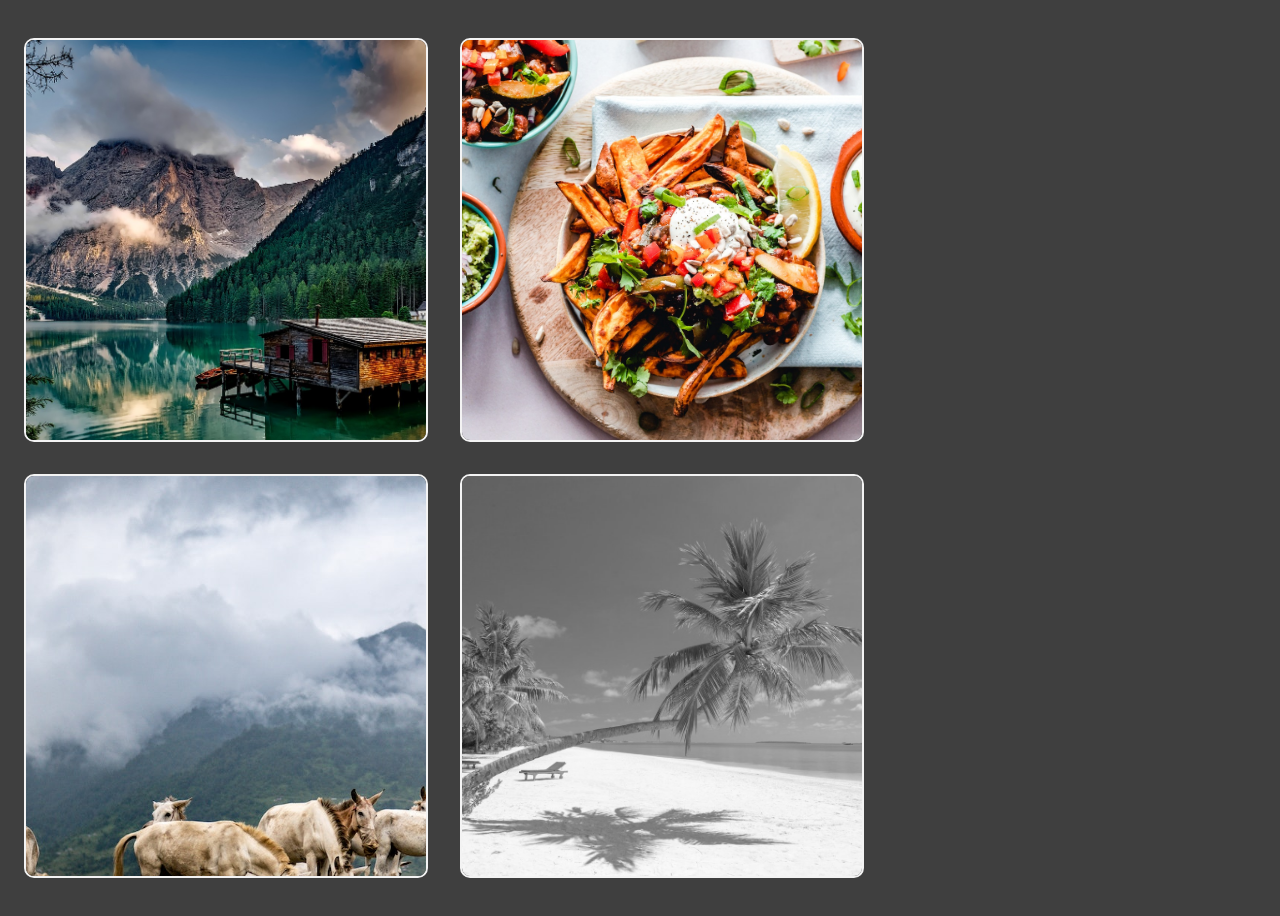
<file: index.html>
<!DOCTYPE html>
<html lang="en">
  <head>
    <meta charset="UTF-8" />
    <meta http-equiv="X-UA-Compatible" content="IE=edge" />
    <meta name="viewport" content="width=device-width, initial-scale=1.0" />
    <title>EFECTOS ZOOM</title>
    <link rel="stylesheet" href="./styles.css" />
  </head>
  <body>
    <section class="principal">
      <!-- PRIMER EJEMPLO  -->
      <div class="zoom-basico">
        <img src="./img/img_1.jpg" alt="" />
      </div>

      <!-- SEGUNDO EJEMPLO  -->
      <div class="zoom-rotacion">
        <img src="./img/img_2.jpg" alt="" />
      </div>

      <!-- TERCER EJEMPLO  -->
      <div class="zoom-vertical">
        <img src="./img/img_3.jpg" alt="" />
      </div>
      <!-- BONUS  -->
      <div class="zoom-color">
        <img src="./img/img_6.jpg" alt="" />
      </div>
    </section>
  </body>
</html>
</file>
<file: styles.css>
body {
  height: 100vh;
  background: #3f3f3f;
  display: grid;
  place-items: center;
}

/* LA SECCION PRINCIPAL PARA ORGANIZAR LAS IMAGENES  */
.principal {
  display: flex;
  flex-wrap: wrap;
}

/* ESTILOS PARA EL CONTENEDOR DE LA IMAGEN  */
.principal div {
  margin: 1rem;
  width: 400px;
  height: 400px;
  border: 2px solid #f3f3f3;
  border-radius: 10px;
  overflow: hidden;
}
/* ESTILOS PARA QUE UNA IMAGEN SEA RESPONSIVE  */
img {
  width: 100%;
  height: 100%;
  object-fit: cover;
}
/* EFECTO ZOOM SIMPLE  */
.zoom-basico:hover img {
  transform: scale(1.5);
}

.zoom-basico img {
  transition: transform 0.5s ease-in-out;
}
/* EFECTO ZOOM CON ROTACION  */
.zoom-rotacion:hover img {
  transform: scale(2.2) rotate(30deg);
}
.zoom-rotacion img {
  transition: transform 0.5s ease-in-out;
}
/*EFECTO ZOOM VERTICAL*/
.zoom-vertical:hover img {
  transform: scale(1.3) translateY(-20%);
}
.zoom-vertical img {
  transition: transform 0.5s ease-in-out;
  transform: scale(1.6);
  transform-origin: top left;
}
/* EFECTO BONUS  */

.zoom-color:hover img {
  filter: grayscale(0);
  transform: scale(1.5);
}

.zoom-color img {
  transition: transform 0.5s, filter 1s ease-in-out;
  filter: grayscale(100%);
}
</file>
